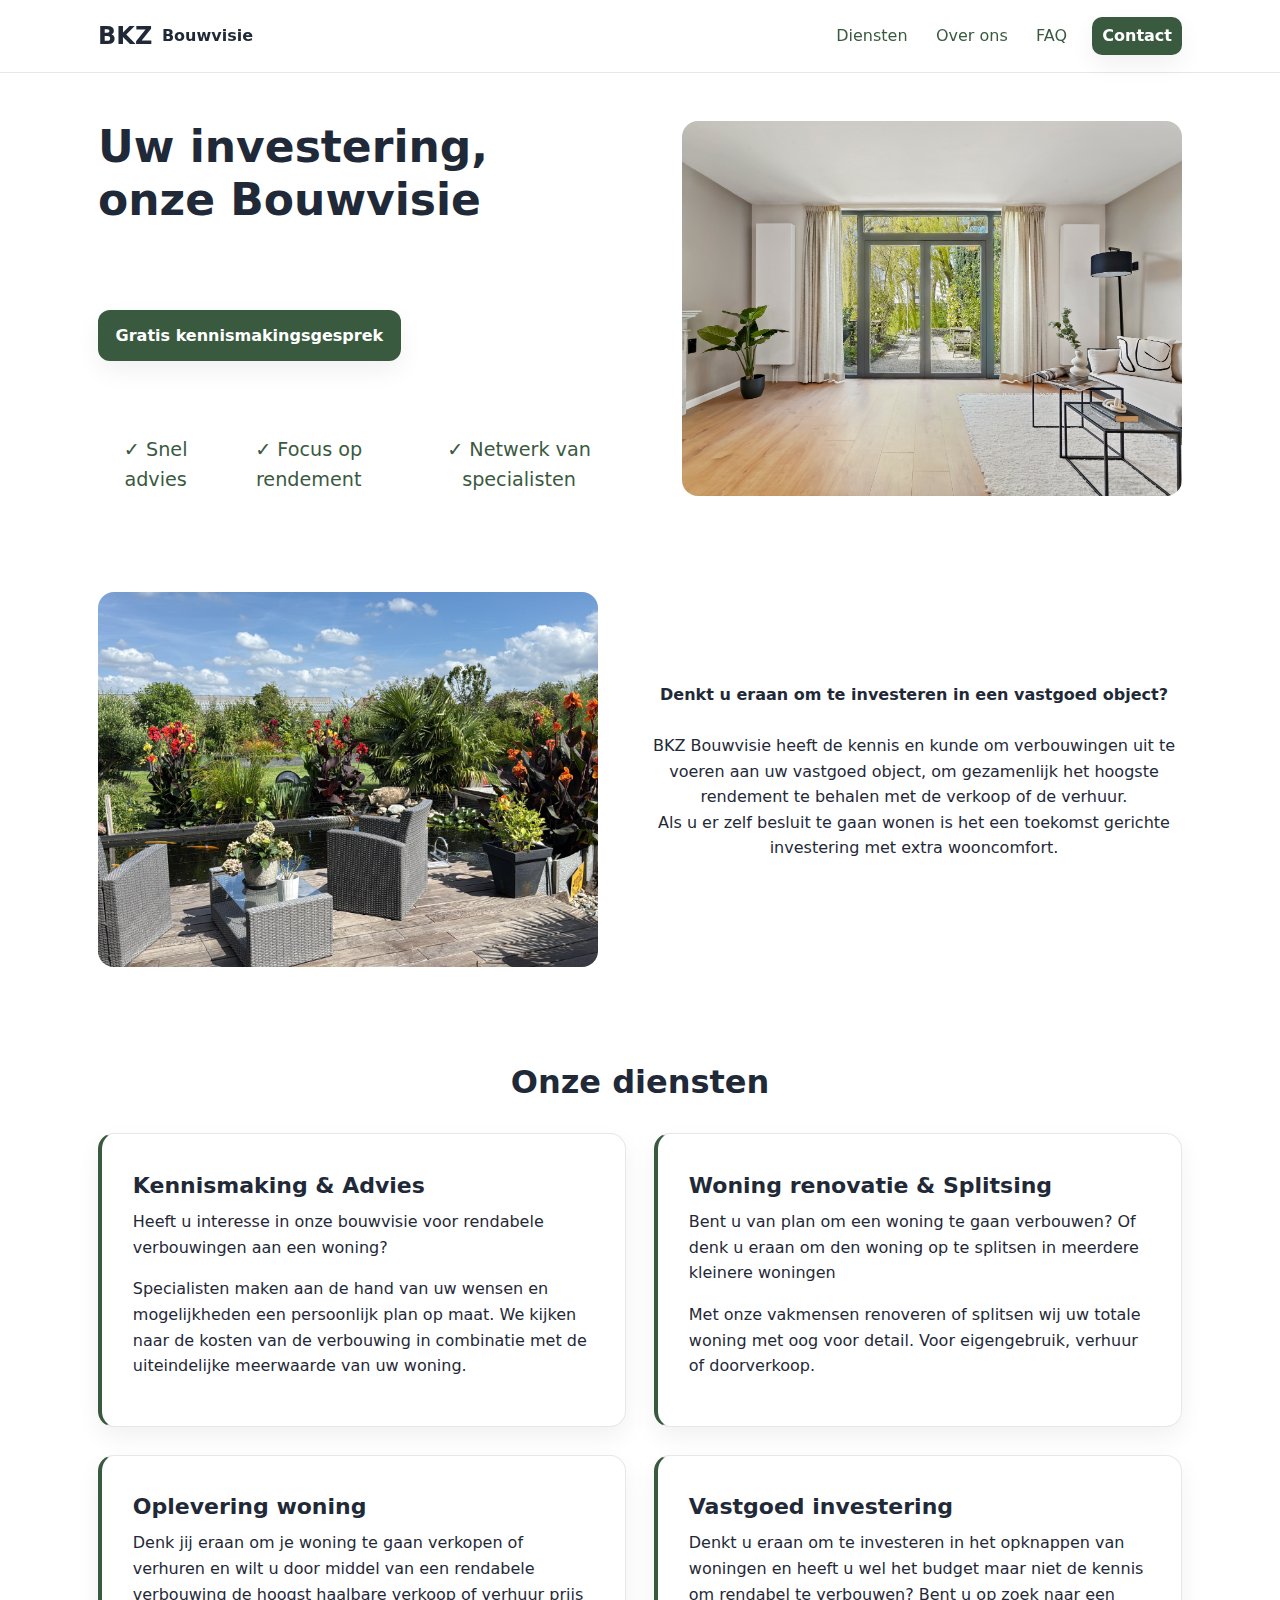
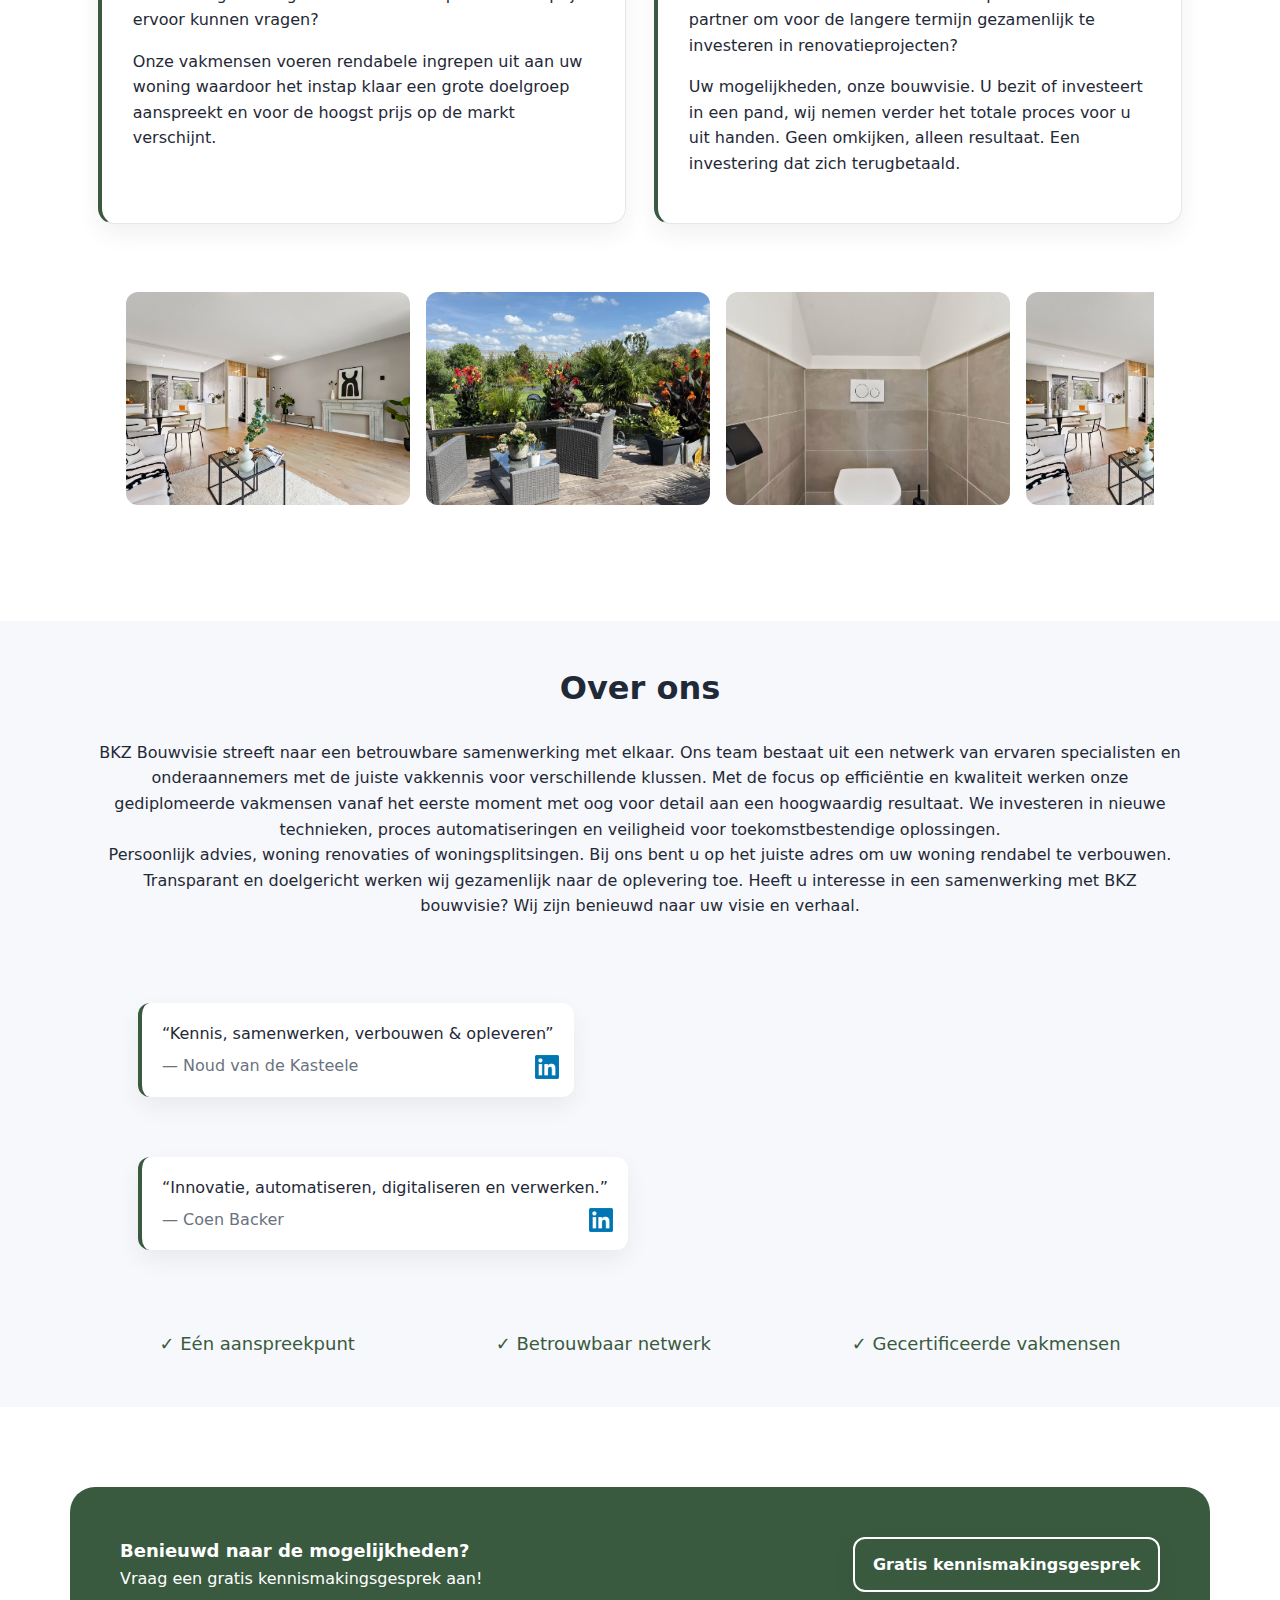
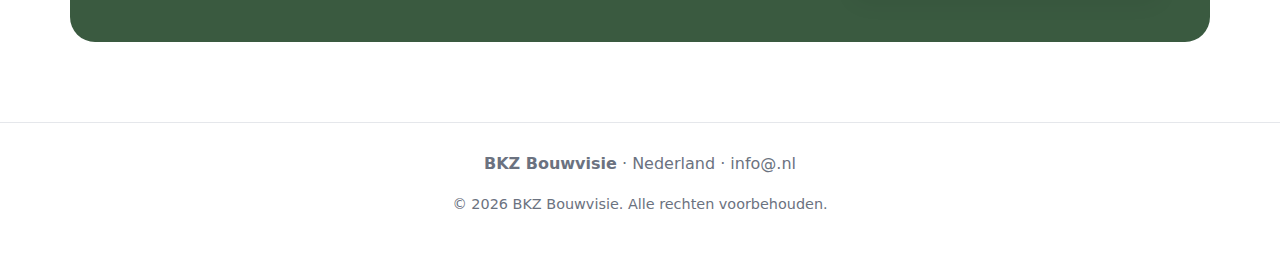
<file: index.html>
<!doctype html>
<html lang="nl">

<head>
  <meta name="robots" content="noindex">
  <meta charset="utf-8" />
  <meta name="viewport" content="width=device-width, initial-scale=1" />
  <title>BKZ Bouwvisie</title>
  <meta name="description"
    content="BKZ Bouwvisie helpt huiseigenaren met gerichte renovaties om sneller te verkopen en een hogere verkoopprijs te realiseren." />
  <link rel="preconnect" href="https://fonts.gstatic.com" crossorigin>
  <link rel="stylesheet" href="styles.css" />
  <link rel="icon" href="favicon.ico" />
  <meta property="og:title" content="BKZ Bouwvisie — Instapklaar vastgoed" />
  <meta property="og:description" content="Gerichte renovaties voor een snelle verkoop en een hogere opbrengst." />
  <meta property="og:type" content="website" />
  <script src="form.js" defer></script>
</head>

<body>
  <a class="skip-link" href="#contact">Direct naar contact</a>

  <header class="site-header">
    <div class="container header-inner">
      <a href="/" class="brand" aria-label="BKZ Bouwvisie home">
        <span class="brand-mark" aria-hidden="true">BKZ</span>
        <span class="brand-text">Bouwvisie</span>
      </a>

      <!-- desktop menu -->
      <nav class="site-nav" aria-label="Hoofdmenu">
        <ul>
          <li><a href="#waarde">Diensten</a></li>
          <!-- <li><a href="#resultaten">Resultaten</a></li> -->
          <!-- <li><a href="#reviews">Reviews</a></li> -->
          <li><a href="#about">Over ons</a></li>
          <li><a href="/faq/">FAQ</a></li>
          <li><a class="btn" href="/contact/">Contact</a></li>
        </ul>
      </nav>

      <!-- mobile menu -->
      <input id="menu-toggle" type="checkbox" class="menu-toggle" aria-label="Menu">
      <label class="hamburger" for="menu-toggle" aria-label="Open menu">
        <span></span><span></span><span></span>
      </label>
      <nav class="nav-mobile">
        <ul>
          <li><a href="/#waarde">Diensten</a></li>
          <!-- <li><a href="resultaten/">Resultaten</a></li> -->
          <!-- <li><a href="#reviews">Reviews</a></li> -->
          <li><a href="/#about">Over ons</a></li>
          <li><a href="/faq/">FAQ</a></li>
          <li><a class="btn" href="/contact/">Contact</a></li>
        </ul>
      </nav>
    </div>
  </header>

  <main id="home">
    <!-- Hero -->
    <section class="hero section">
      <div class="container hero-inner">
        <div class="hero-copy">
          <h1>Uw investering, <br>onze Bouwvisie</h1>

          <div class="hero-cta">
            <a class="btn" href="/contact/">Gratis kennismakingsgesprek</a>


          </div>
          <ul class="trust-badges" aria-label="Kernvoordelen">
            <li>✓ Snel advies</li>
            <li>✓ Focus op rendement</li>
            <li>✓ Netwerk van specialisten</li>
          </ul>
        </div>
        <div class="hero-media" aria-hidden="true">
          <!-- Vervang onderstaande afbeelding met een echte foto -->
          <div class="placeholder-img">
            <img class="hero-image" src="images\buitenuitzicht.jpg" alt="">
          </div>
          <ul class="trust-badges2" aria-label="Kernvoordelen">
            <li>✓ Snel advies</li>
            <li>✓ Focus op waardestuwers</li>
            <li>✓ Netwerk van specialisten</li>
          </ul>
        </div>
      </div>
    </section>

    <!-- Intro -->
    <section class="intro section">
      <div class="container intro-inner">
        <div class="intro-media">
        <div class="intro-img">
          <img class="intro-image" src="images\tuin1.jpg" alt="">
        </div>
        </div>
        <div class="intro-copy bigtext">
          <p>
            <!-- <h3>Denkt u eraan om te investeren in een rendabele verbouwing aan een woning?</h3> -->
            <strong>Denkt u eraan om te investeren in een vastgoed object?</strong>
            <br><br>
         
BKZ Bouwvisie heeft de kennis en kunde om verbouwingen uit te voeren aan uw vastgoed object, om gezamenlijk het hoogste rendement te behalen met de verkoop of de verhuur.<br> Als u er zelf besluit te gaan wonen is het een toekomst gerichte investering met extra wooncomfort. 

          </p>

        </div>




      </div>
      </div>

    </section>


    <!-- Waardepropositie -->
    <section id="waarde" class="section">
      <div class="container">
        <header class="section-header">
          <h2>Onze diensten</h2>

        </header>

        <div class="cards">
          <article class="card">

            <div class="card-icon" aria-hidden="true"></div>
            <h3>Kennismaking & Advies</h3>
            <p>Heeft u interesse in onze bouwvisie voor rendabele verbouwingen aan een woning?</p>
            <p>Specialisten maken aan de hand van uw wensen en mogelijkheden een persoonlijk plan op maat. We kijken
              naar de kosten van de verbouwing in combinatie met de uiteindelijke meerwaarde van uw woning.</p>

          </article>

          <article class="card">
            <div class="card-icon" aria-hidden="true"></div>
            <h3>Woning renovatie & Splitsing</h3>
            <p>Bent u van plan om een woning te gaan verbouwen? Of denk u eraan om den woning op te splitsen in meerdere
              kleinere woningen
            </p>
            <p>Met onze vakmensen renoveren of splitsen wij uw totale woning met oog voor detail. Voor eigengebruik,
              verhuur of doorverkoop. </p>

          </article>

          <article class="card">
            <div class="card-icon" aria-hidden="true"></div>
            <h3>Oplevering woning</h3>
            <p>Denk jij eraan om je woning te gaan verkopen of verhuren en wilt u door middel van een rendabele
              verbouwing de hoogst haalbare verkoop of verhuur prijs ervoor kunnen vragen?
            </p>
            <p>
              Onze vakmensen voeren rendabele ingrepen uit aan uw woning waardoor het instap klaar een grote doelgroep
              aanspreekt en voor de hoogst prijs op de markt verschijnt.

            </p>

          </article>

          <article class="card">
            <div class="card-icon" aria-hidden="true"></div>
            <h3>Vastgoed investering</h3>
            <p>
              Denkt u eraan om te investeren in het opknappen van woningen en heeft u wel het budget maar niet de kennis
              om rendabel te verbouwen? Bent u op zoek naar een partner om voor de langere termijn gezamenlijk te
              investeren in renovatieprojecten?
            </p>
            <p>
              Uw mogelijkheden, onze bouwvisie. U bezit of investeert in een pand, wij nemen verder het totale proces
              voor u uit handen. Geen omkijken, alleen resultaat. Een investering dat zich terugbetaald.
            </p>

          </article>
        </div>
        <!-- <p class="small text-muted">*Advies is af te nemen als afzonderlijke dienst.</p> -->

        <!-- Resultaten (Before/After placeholders) -->
        <section id="resultaten" class="section">
          <div class="container">


            <div class="carousel gallery" id="carousel">
              <div class="carousel-track" id="carousel-track">
                <img src="images/woonkamer.jpg" alt="Image 1" />
                <img src="images/tuin1.jpg" alt="Image 2" />
                <img src="images/wc2.jpg" alt="Image 3" />
                <img src="images/woonkamer.jpg" alt="Image 1" />
                <img src="images/badkamer_na.jpg" alt="Image 2" />
                <img src="images/tuin_vogel1.jpg" alt="Image 3" />
                <img src="images/woonkamer.jpg" alt="Image 1" />
                <img src="images/badkamer_na.jpg" alt="Image 2" />
                <img src="images/wc2.jpg" alt="Image 3" />
                <img src="images/woonkamer.jpg" alt="Image 1" />
                <img src="images/badkamer_na.jpg" alt="Image 2" />
                <img src="images/wc2.jpg" alt="Image 3" />
                <img src="images/woonkamer.jpg" alt="Image 1" />
                <img src="images/badkamer_na.jpg" alt="Image 2" />
                <img src="images/wc2.jpg" alt="Image 3" />
                <img src="images/woonkamer.jpg" alt="Image 1" />
                <img src="images/badkamer_na.jpg" alt="Image 2" />
                <img src="images/wc2.jpg" alt="Image 3" />
              </div>
            </div>


          </div>
        </section>
    </section>

    <!-- Werkwijze -->
    <section id="werkwijze" class="section alt" style="display: none;">
      <div class="container">
        <header class="section-header">
          <h2>Onze werkwijze</h2>
          <p>Transparant, snel en zonder gedoe.</p>
        </header>

        <ol class="steps" aria-label="Stappenplan">
          <li>
            <h3>1. Inventarisatie</h3>
            <p>We bekijken uw woning (op locatie of via video) en bepalen de waardestuwers.</p>
          </li>
          <li>
            <h3>2. Plan & begroting</h3>
            <p>U krijgt een duidelijk plan met kosten, planning en verwachte impact op verkoopwaarde.</p>
          </li>
          <li>
            <h3>3. Uitvoering</h3>
            <p>Eigen vakteams zorgen voor strakke uitvoering en minimale overlast.</p>
          </li>
          <li>
            <h3>4. Oplevering & styling</h3>
            <p>We leveren verkoopklaar op en kunnen optioneel woningstyling regelen.</p>
          </li>
        </ol>
      </div>
    </section>



    <!-- About us -->
    <section id="about" class="section alt">
      <div class="container">
        <header class="section-header">
          <h2>Over ons</h2>
          <!-- <p>Echte verhalen van huiseigenaren die slim verkocht hebben.</p> -->
        </header>
        <div class="about-inner">
          <div class="about-text bigtext">
            BKZ Bouwvisie streeft naar een betrouwbare samenwerking met elkaar. Ons team bestaat uit een netwerk van
            ervaren specialisten en onderaannemers met de juiste vakkennis voor verschillende klussen.
            Met de focus op efficiëntie en kwaliteit werken onze gediplomeerde vakmensen vanaf het eerste moment met oog
            voor detail aan een hoogwaardig resultaat. We investeren in nieuwe technieken, proces automatiseringen en
            veiligheid voor toekomstbestendige oplossingen.
            <br> Persoonlijk advies, woning renovaties of woningsplitsingen. Bij ons bent u op het juiste adres om uw
            woning rendabel te verbouwen. Transparant en doelgericht werken wij gezamenlijk naar de oplevering toe.
            Heeft u interesse in een samenwerking met BKZ bouwvisie? Wij zijn benieuwd naar uw visie en verhaal.


            <!-- BKZ Bouwvisie is een betrouwbare en deskundige partner voor een langdurige samenwerking. Met de focus op de
          wensen van
          de koper proberen wij altijd kwaliteit, snelheid en efficiëntie te leveren. Ons team bestaat uit ervaren
          professionals die hun vak verstaan en zich dagelijks inzetten om projecten succesvol te realiseren. Van
          ontwikkeling en ontwerp tot uitvoering en oplevering.
          <br>
          Innovatie, veiligheid en kwaliteit staan bij ons centraal. We investeren continu in nieuwe technieken en
          werkwijzen om toekomstbestendige oplossingen te bieden die waarde toevoegen aan de objecten.
          Wij werken transparant, doelgericht en met oog voor detail. Door nauwe samenwerking met opdrachtgevers,
          architecten en partners zorgen wij voor een soepel proces en hoogwaardige resultaten die voldoen aan de
          hoogste eisen.
          <br>
          Of u een vastgoed object beheert, interesse heeft in de aankoop van een nieuw pand of hulp nodig hebt bij de
          verhuur. Bij ons bent u aan het juiste adres. -->

          </div>
          <div class="quotes">
            <blockquote class="quote">
              “Kennis, samenwerken, verbouwen & opleveren”
              <cite>— Noud van de Kasteele</cite>
              <div class="linkedin">
                <a target="_blank" href="https://www.linkedin.com/in/noud-van-de-kasteele/">
                  <img class="linkedin-img" src="images/LinkedIn_logo_initials.png" alt="">
                </a>
              </div>
            </blockquote>
            <blockquote class="quote">
              “Innovatie, automatiseren, digitaliseren en verwerken.”
              <cite>— Coen Backer</cite>
              <div class="linkedin">
                <a target="_blank" href="https://www.linkedin.com/in/csbacker/">
                  <img class="linkedin-img" src="images/LinkedIn_logo_initials.png" alt="">
                </a>
              </div>
            </blockquote>

          </div>
                  <div class="badges">
          <ul class="trust-badges3" aria-label="Kernvoordelen">
            <li>✓ Eén aanspreekpunt</li>
            <li>✓ Betrouwbaar netwerk</li>
            <li>✓ Gecertificeerde vakmensen</li>
          </ul>
        </div>
        </div>


    </section>

<!-- cta -->
    <section class="cta-bottom">
      <div class="container cta-inner">
        <div class="cta-text">
        <p class="cta-title">Benieuwd naar de mogelijkheden? </p>
        <p class="cta-sub">Vraag een gratis kennismakingsgesprek aan!</p>
</div>
        <a class="btn" href="/contact/">Gratis kennismakingsgesprek</a>
      </div>
    </section>



  </main>

  <footer class="site-footer">
    <div class="container footer-inner">
      <p><strong>BKZ Bouwvisie</strong> · Nederland · info@.nl</p>
      <p class="small">© <span id="year"></span> BKZ Bouwvisie. Alle rechten voorbehouden.</p>
    </div>
  </footer>

  <script>
    // Kleine verbetering: actueel jaartal en smooth scroll fallback
    document.getElementById('year').textContent = new Date().getFullYear();
  </script>

  <!-- Structured data (optioneel, vul adres/telefoon echt in) -->
  <script type="application/ld+json">
  {
    "@context": "https://schema.org",
    "@type": "LocalBusiness",
    "name": "BKZ Bouwvisie",
    "areaServed": ["Delft","Den Haag","Zoetermeer"],
    "image": "https://example.com/hero.jpg",
    "telephone": "+3115-0000000",
    "email": "info@aannemersgroepdelft.nl",
    "url": "https://example.com",
    "priceRange": "€€",
    "description": "Gerichte renovaties om de verkoopwaarde van uw woning te verhogen."
  }
  </script>
  <script>
    window.addEventListener('resize', function () {
      if (window.matchMedia('(min-width: 921px)').matches) {
        document.getElementById('menu-toggle').checked = false;
      }
    }, true);
  </script>

  <script>
    document.querySelectorAll('.nav-mobile a').forEach(link => {
      link.addEventListener('click', () => {
        const checkbox = document.getElementById('menu-toggle');
        if (checkbox) checkbox.checked = false;
      });
    });
  </script>



</body>

</html>
</file>
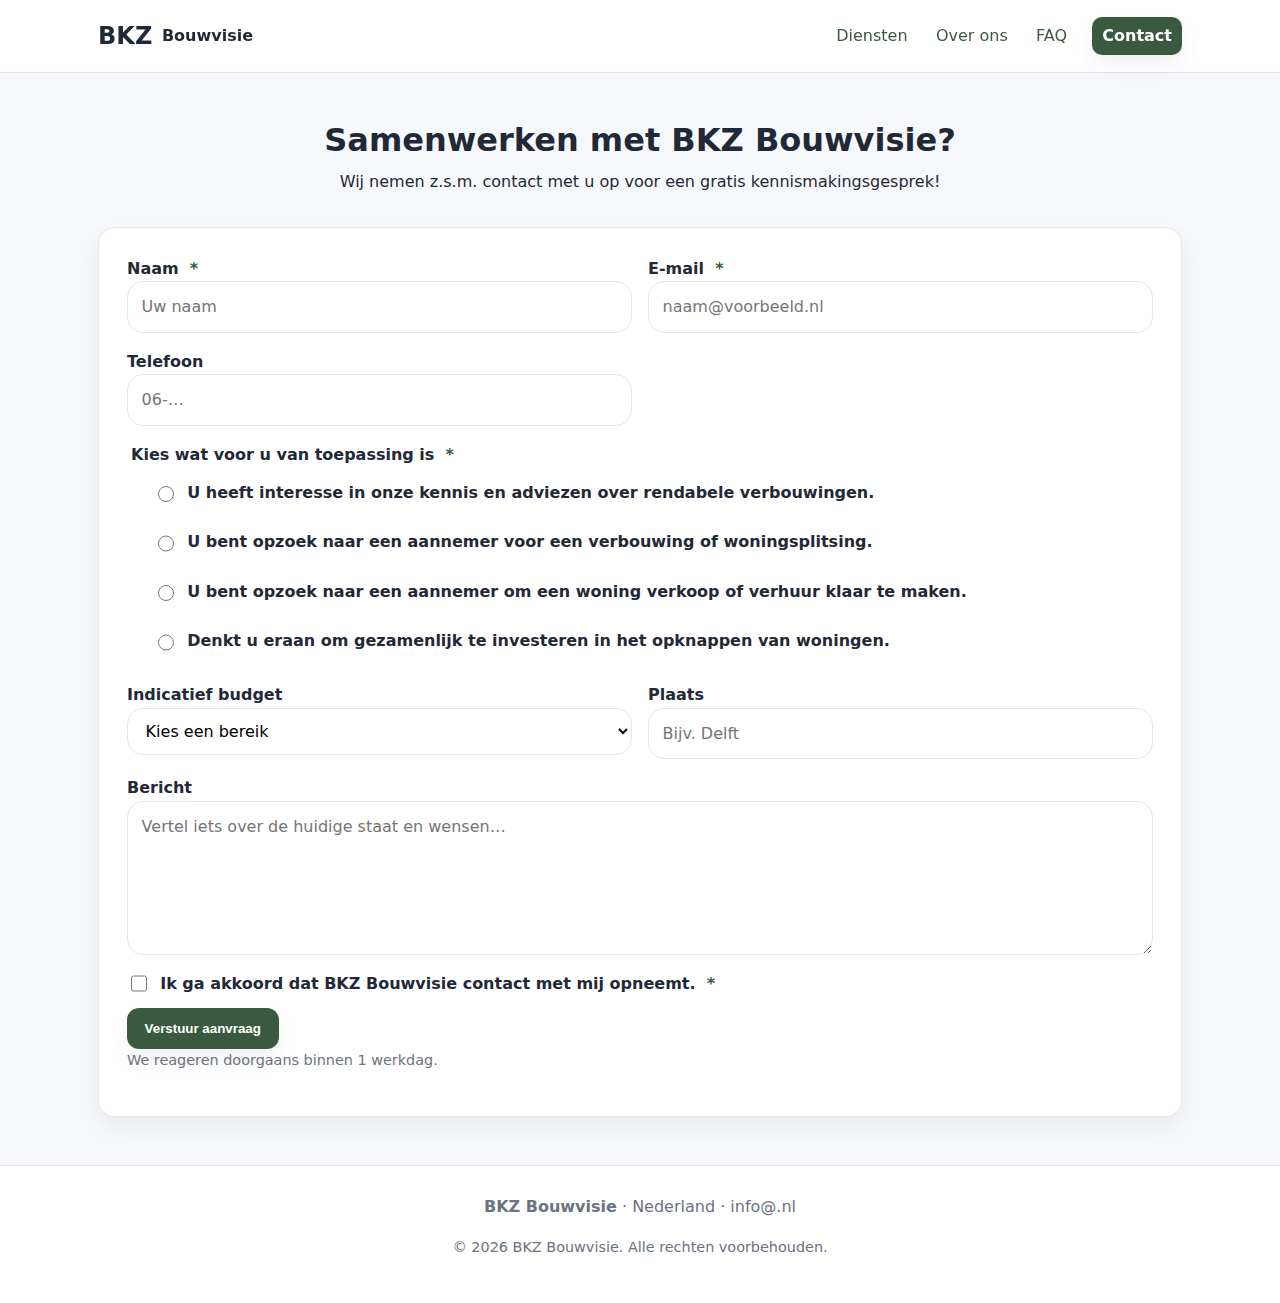
<file: contact/index.html>
<!doctype html>
<html lang="nl">

<head>
  <meta name="robots" content="noindex">
  <meta charset="utf-8" />
  <meta name="viewport" content="width=device-width, initial-scale=1" />
  <title>BKZ Bouwvisie</title>
  <meta name="description"
    content="BKZ Bouwvisie helpt huiseigenaren met gerichte renovaties om sneller te verkopen en een hogere verkoopprijs te realiseren." />
  <link rel="preconnect" href="https://fonts.gstatic.com" crossorigin>
  <link rel="stylesheet" href="../styles.css" />
  <link rel="icon" href="../favicon.ico" />
  <meta property="og:title" content="BKZ Bouwvisie — Instapklaar vastgoed" />
  <meta property="og:description" content="Gerichte renovaties voor een snelle verkoop en een hogere opbrengst." />
  <meta property="og:type" content="website" />
  <script src="../form.js" defer></script>
</head>

<body>
  <a class="skip-link" href="#contact">Direct naar contact</a>

  <header class="site-header">
    <div class="container header-inner">
      <a href="/" class="brand" aria-label="BKZ Bouwvisie home">
        <span class="brand-mark" aria-hidden="true">BKZ</span>
        <span class="brand-text">Bouwvisie</span>
      </a>

      <!-- desktop menu -->
      <nav class="site-nav" aria-label="Hoofdmenu">
        <ul>
          <li><a href="/#waarde">Diensten</a></li>
          <!-- <li><a href="#resultaten">Resultaten</a></li> -->
          <!-- <li><a href="#reviews">Reviews</a></li> -->
          <li><a href="/#about">Over ons</a></li>
          <li><a href="/faq/">FAQ</a></li>
          <li><a class="btn" href="#contact">Contact</a></li>
        </ul>
      </nav>

      <!-- mobile menu -->
      <input id="menu-toggle" type="checkbox" class="menu-toggle" aria-label="Menu">
      <label class="hamburger" for="menu-toggle" aria-label="Open menu">
        <span></span><span></span><span></span>
      </label>
      <nav class="nav-mobile">
        <ul>
          <li><a href="/#waarde">Diensten</a></li>
          <!-- <li><a href="resultaten/">Resultaten</a></li> -->
          <!-- <li><a href="#reviews">Reviews</a></li> -->
          <li><a href="/#about">Over ons</a></li>
          <li><a href="/faq/">FAQ</a></li>
          <li><a class="btn" href="/contact/">Contact</a></li>
        </ul>
      </nav>
    </div>
  </header>

  <main id="home">
   

    <!-- Contact -->
    <section id="contact" class="section alt">
      <div class="container">
        <header class="section-header">
          <h2>Samenwerken met BKZ Bouwvisie?</h2>
          <p>Wij nemen z.s.m. contact met u op voor een gratis kennismakingsgesprek!</p>
        </header>

        <form id="contact-form" novalidate class="contact-form" action="https://formspree.io/f/mkgkwrjq" method="post">
          <div class="form-grid">
            <div class="form-field">
              <label for="naam">Naam</label>
              <input id="naam" name="naam" type="text" required placeholder="Uw naam" data-error="Vul uw naam in." />
              <small class="error-message" aria-live="polite"></small>
            </div>

            <div class="form-field">
              <label for="email">E-mail</label>
              <input id="email" name="email" type="email" required placeholder="naam@voorbeeld.nl"
                data-error="Vul een geldig emailadres in." />
              <small class="error-message" aria-live="polite"></small>
            </div>
            <div class="form-field form">
              <label for="telefoon">Telefoon</label>
              <input id="telefoon" name="telefoon" type="tel" inputmode="tel" placeholder="06-…" />

            </div>
            <!--           
            <div class="form-field">
              <label for="datum">Gewenste opleverdatum</label>
              <input id="datum" name="datum" type="date" />
            </div> -->

            <fieldset class="form-field-full2">
              <legend>Kies wat voor u van toepassing is</legend>
              <div class="form-field">
                <input type="radio" id="advies" name="query" value="Advies" required>
                <label for="advies">U heeft interesse in onze kennis en adviezen over rendabele verbouwingen. </label>
              </div>
              <div class="form-field">
                <input type="radio" id="verbouwing" name="query" value="Verbouwing of splitsing" required>
                <label for="verbouwing">U bent opzoek naar een aannemer voor een verbouwing of woningsplitsing. </label>
              </div>
              <div class="form-field">
                <input type="radio" id="verkoopklaar" name="query" value="Verkoop verhuur klaar" required>
                <label for="verkoopklaar">U bent opzoek naar een aannemer om een woning verkoop of verhuur klaar te
                  maken. </label>
              </div>
              <div class="form-field">
                <input type="radio" id="investeren" name="query" value="Gezamelijk investeren" required>
                <label for="investeren">Denkt u eraan om gezamenlijk te investeren in het opknappen van woningen.
                </label>
              </div>
              <span class="error-message" aria-live="polite"></span>
            </fieldset>

            <div class="form-field">
              <label for="budget">Indicatief budget</label>
              <select id="budget" name="budget">
                <option value="">Kies een bereik</option>
                <option>&lt; €5.000</option>
                <option>€5.000 – €15.000</option>
                <option>€15.000 – €30.000</option>
                <option>&gt; €30.000</option>
              </select>
            </div>
            <div class="form-field">
              <label for="plaats">Plaats</label>
              <input id="plaats" name="plaats" type="text" placeholder="Bijv. Delft" />
              <small class="error-message" aria-live="polite"></small>
            </div>

            <div class="form-field form-field-full">
              <label for="bericht">Bericht</label>
              <textarea id="bericht" name="bericht" rows="5"
                placeholder="Vertel iets over de huidige staat en wensen…"></textarea>
            </div>

            <div class="form-field form-field-full">
              <!-- <label class="checkbox"> -->
              <input type="checkbox" id="toestemming" name="toestemming" required
                data-error="Ga akkoord met de voorwaarden." />
              <label for="toestemming" class="checkbox">Ik ga akkoord dat BKZ Bouwvisie contact met mij opneemt.
              </label>
              <!-- <span>Ik ga akkoord dat Aannemers Groep Delft contact met mij opneemt. *</span> -->

              <!-- </label> -->
              <small class="error-message" aria-live="polite"></small>
            </div>

          </div>

          <button class="btn" type="submit">Verstuur aanvraag</button>
          <p class="small text-muted">We reageren doorgaans binnen 1 werkdag.</p>

        </form>
      </div>
    </section>
  </main>

  <footer class="site-footer">
    <div class="container footer-inner">
      <p><strong>BKZ Bouwvisie</strong> · Nederland · info@.nl</p>
      <p class="small">© <span id="year"></span> BKZ Bouwvisie. Alle rechten voorbehouden.</p>
    </div>
  </footer>

  <script>
    // Kleine verbetering: actueel jaartal en smooth scroll fallback
    document.getElementById('year').textContent = new Date().getFullYear();
  </script>

  <!-- Structured data (optioneel, vul adres/telefoon echt in) -->
  <script type="application/ld+json">
  {
    "@context": "https://schema.org",
    "@type": "LocalBusiness",
    "name": "BKZ Bouwvisie",
    "areaServed": ["Delft","Den Haag","Zoetermeer"],
    "image": "https://example.com/hero.jpg",
    "telephone": "+3115-0000000",
    "email": "info@aannemersgroepdelft.nl",
    "url": "https://example.com",
    "priceRange": "€€",
    "description": "Gerichte renovaties om de verkoopwaarde van uw woning te verhogen."
  }
  </script>
  <script>
    window.addEventListener('resize', function () {
      if (window.matchMedia('(min-width: 921px)').matches) {
        document.getElementById('menu-toggle').checked = false;
      }
    }, true);
  </script>

  <script>
    document.querySelectorAll('.nav-mobile a').forEach(link => {
      link.addEventListener('click', () => {
        const checkbox = document.getElementById('menu-toggle');
        if (checkbox) checkbox.checked = false;
      });
    });
  </script>



</body>

</html>
</file>
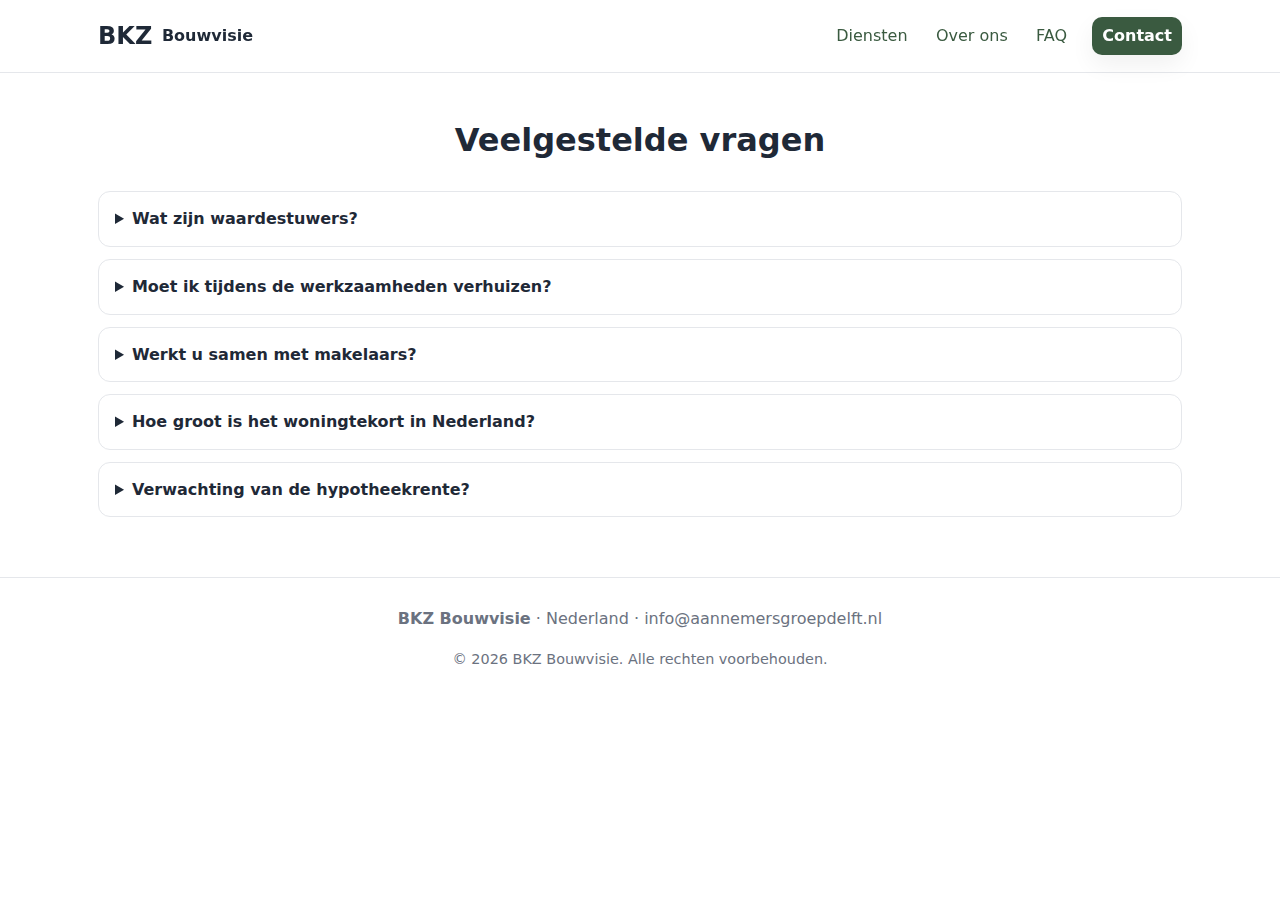
<file: faq/index.html>
<!doctype html>
<html lang="nl">

<head>
  <meta name="robots" content="noindex">
  <meta charset="utf-8" />
  <meta name="viewport" content="width=device-width, initial-scale=1" />
  <title>BKZ Bouwvisie</title>
  <meta name="description"
    content="BKZ Bouwvisie helpt huiseigenaren met gerichte renovaties om sneller te verkopen en een hogere verkoopprijs te realiseren." />
  <link rel="preconnect" href="https://fonts.gstatic.com" crossorigin>
  <link rel="stylesheet" href="../styles.css" />
  <link rel="icon" href="../favicon.ico" />
  <meta property="og:title" content="BKZ Bouwvisie — Instapklaar vastgoed" />
  <meta property="og:description" content="Gerichte renovaties voor een snelle verkoop en een hogere opbrengst." />
  <meta property="og:type" content="website" />
  <script src="../form.js" defer></script>
</head>

<body>
  <a class="skip-link" href="#contact">Direct naar contact</a>

  <header class="site-header">
    <div class="container header-inner">
      <a href="/" class="brand" aria-label="BKZ Bouwvisie home">
        <span class="brand-mark" aria-hidden="true">BKZ</span>
        <span class="brand-text">Bouwvisie</span>
      </a>

      <!-- desktop menu -->
      <nav class="site-nav" aria-label="Hoofdmenu">
        <ul>
          <li><a href="/#waarde">Diensten</a></li>
          <!-- <li><a href="#resultaten">Resultaten</a></li> -->
          <!-- <li><a href="#reviews">Reviews</a></li> -->
          <li><a href="/#about">Over ons</a></li>
          <li><a href="/faq/">FAQ</a></li>
          <li><a class="btn" href="/contact/">Contact</a></li>
        </ul>
      </nav>

      <!-- mobile menu -->
      <input id="menu-toggle" type="checkbox" class="menu-toggle" aria-label="Menu">
      <label class="hamburger" for="menu-toggle" aria-label="Open menu">
        <span></span><span></span><span></span>
      </label>
      <nav class="nav-mobile">
        <ul>
          <li><a href="/#waarde">Diensten</a></li>
          <!-- <li><a href="resultaten/">Resultaten</a></li> -->
          <!-- <li><a href="#reviews">Reviews</a></li> -->
          <li><a href="/#about">Over ons</a></li>
          <li><a href="/faq/">FAQ</a></li>
          <li><a class="btn" href="/contact/">Contact</a></li>
        </ul>
      </nav>
    </div>
  </header>

  <main id="home">
   

   
    <!-- FAQ -->
    <section id="faq" class="section">
      <div class="container">
        <header class="section-header">
          <h2>Veelgestelde vragen</h2>
        </header>

        <div class="faq">
          <details>
            <summary>Wat zijn waardestuwers?</summary>
            <p>De factoren die de waarde significant beïnvloeden en bijdragen aan de winstgevendheid en
              verdiencapaciteit.</p>
          </details>
          <details>
            <summary>Moet ik tijdens de werkzaamheden verhuizen?</summary>
            <p>Meestal niet. We plannen slim en beperken overlast.</p>
          </details>
          <details>
            <summary>Werkt u samen met makelaars?</summary>
            <p>Ja, we stemmen plan en timing graag af met uw makelaar.</p>
          </details>
          <details>
            <summary>Hoe groot is het woningtekort in Nederland?</summary>
            <p>Ondanks de bouwplannen zal er in 2030 waarschijnlijk nog een woningtekort zijn van 200.000 woningen. De
              vraag naar woningen wordt verder versterkt door de bevolkingsgroei en de economische status van veel
              huishoudens.</p>
          </details>
          <details>
            <summary>Verwachting van de hypotheekrente?</summary>
            <p>Verwacht wordt dat de hypotheekrente zal afnemen, wat de koopkracht vergroot en de huizenprijzen
              opdrijft.</p>
          </details>
        </div>
      </div>
    </section>
  </main>

  <footer class="site-footer">
    <div class="container footer-inner">
      <p><strong>BKZ Bouwvisie</strong> · Nederland · info@aannemersgroepdelft.nl</p>
      <p class="small">© <span id="year"></span> BKZ Bouwvisie. Alle rechten voorbehouden.</p>
    </div>
  </footer>

  <script>
    // Kleine verbetering: actueel jaartal en smooth scroll fallback
    document.getElementById('year').textContent = new Date().getFullYear();
  </script>

  <!-- Structured data (optioneel, vul adres/telefoon echt in) -->
  <script type="application/ld+json">
  {
    "@context": "https://schema.org",
    "@type": "LocalBusiness",
    "name": "BKZ Bouwvisie",
    "areaServed": ["Delft","Den Haag","Zoetermeer"],
    "image": "https://example.com/hero.jpg",
    "telephone": "+3115-0000000",
    "email": "info@aannemersgroepdelft.nl",
    "url": "https://example.com",
    "priceRange": "€€",
    "description": "Gerichte renovaties om de verkoopwaarde van uw woning te verhogen."
  }
  </script>
  <script>
    window.addEventListener('resize', function () {
      if (window.matchMedia('(min-width: 921px)').matches) {
        document.getElementById('menu-toggle').checked = false;
      }
    }, true);
  </script>

  <script>
    document.querySelectorAll('.nav-mobile a').forEach(link => {
      link.addEventListener('click', () => {
        const checkbox = document.getElementById('menu-toggle');
        if (checkbox) checkbox.checked = false;
      });
    });
  </script>



</body>

</html>
</file>
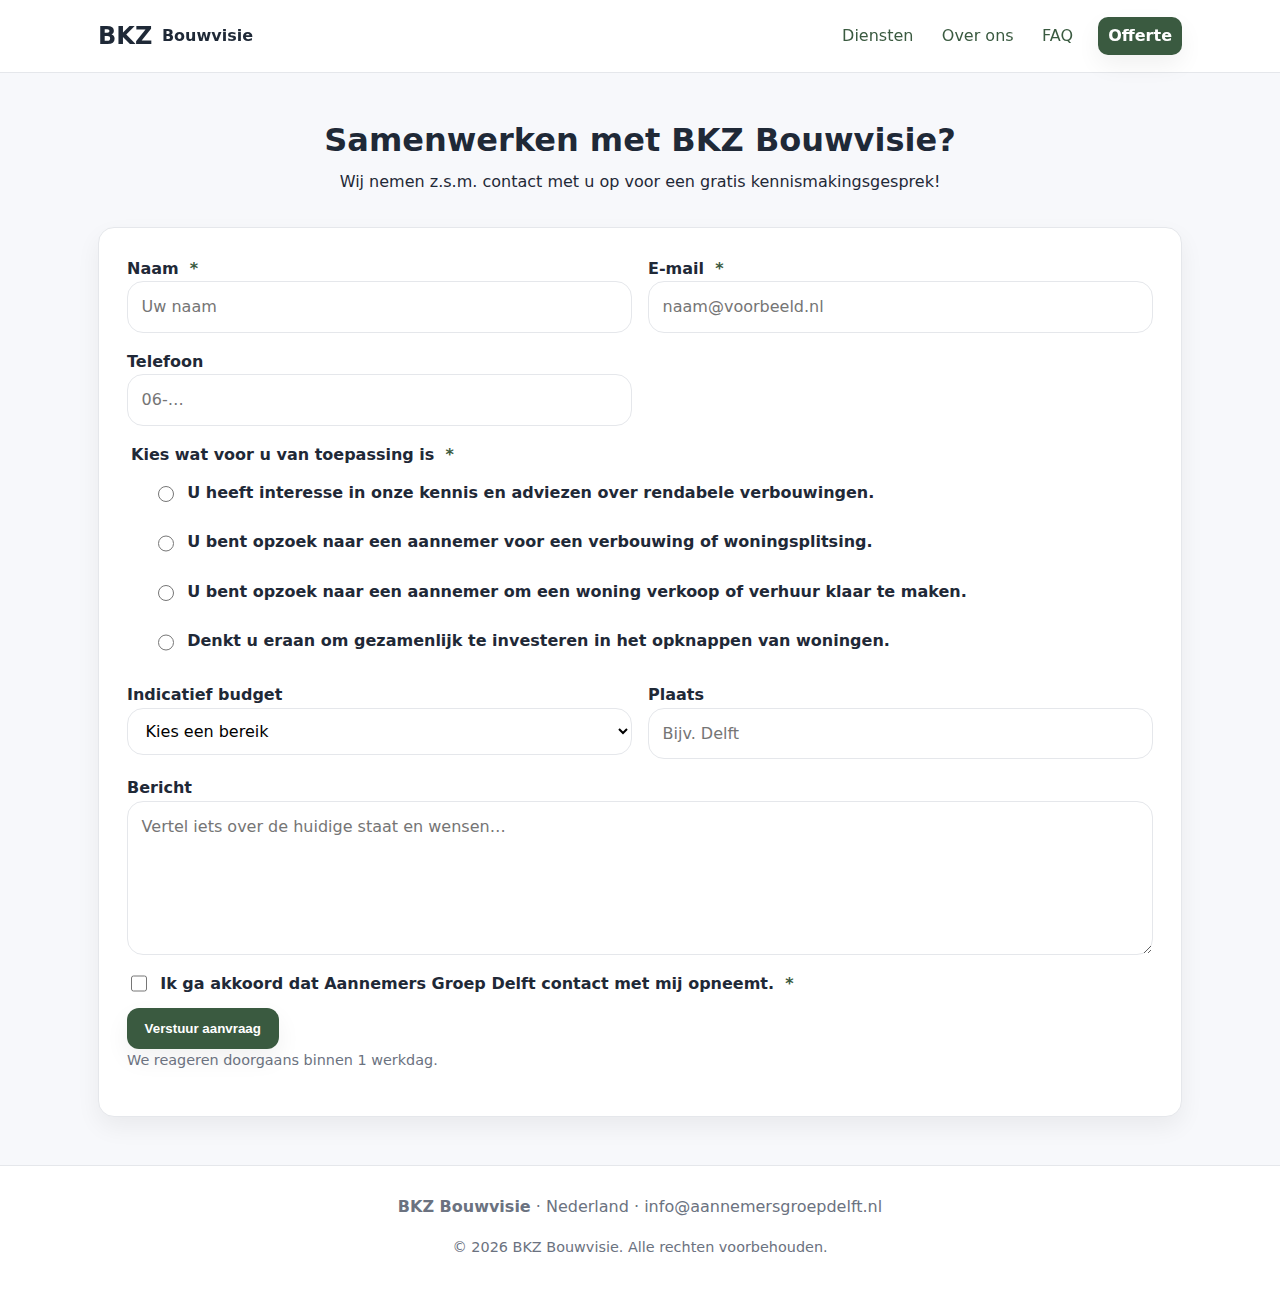
<file: contact.html>
<!doctype html>
<html lang="nl">

<head>
  <meta name="robots" content="noindex">
  <meta charset="utf-8" />
  <meta name="viewport" content="width=device-width, initial-scale=1" />
  <title>BKZ Bouwvisie</title>
  <meta name="description"
    content="BKZ Bouwvisie helpt huiseigenaren met gerichte renovaties om sneller te verkopen en een hogere verkoopprijs te realiseren." />
  <link rel="preconnect" href="https://fonts.gstatic.com" crossorigin>
  <link rel="stylesheet" href="styles.css" />
  <link rel="icon" href="favicon.ico" />
  <meta property="og:title" content="BKZ Bouwvisie — Instapklaar vastgoed" />
  <meta property="og:description" content="Gerichte renovaties voor een snelle verkoop en een hogere opbrengst." />
  <meta property="og:type" content="website" />
  <script src="form.js" defer></script>
</head>

<body>
  <a class="skip-link" href="#contact">Direct naar contact</a>

  <header class="site-header">
    <div class="container header-inner">
      <a href="#home" class="brand" aria-label="BKZ Bouwvisie home">
        <span class="brand-mark" aria-hidden="true">BKZ</span>
        <span class="brand-text">Bouwvisie</span>
      </a>

      <!-- desktop menu -->
      <nav class="site-nav" aria-label="Hoofdmenu">
        <ul>
          <li><a href="#waarde">Diensten</a></li>
          <!-- <li><a href="#resultaten">Resultaten</a></li> -->
          <!-- <li><a href="#reviews">Reviews</a></li> -->
          <li><a href="#about">Over ons</a></li>
          <li><a href="#faq">FAQ</a></li>
          <li><a class="btn" href="#contact">Offerte</a></li>
        </ul>
      </nav>

      <!-- mobile menu -->
      <input id="menu-toggle" type="checkbox" class="menu-toggle" aria-label="Menu">
      <label class="hamburger" for="menu-toggle" aria-label="Open menu">
        <span></span><span></span><span></span>
      </label>
      <nav class="nav-mobile">
        <ul>
          <li><a href="#waarde">Diensten</a></li>
          <!-- <li><a href="resultaten/">Resultaten</a></li> -->
          <!-- <li><a href="#reviews">Reviews</a></li> -->
          <li><a href="#about">Over ons</a></li>
          <li><a href="#faq">FAQ</a></li>
          <li><a class="btn" href="#contact">Offerte</a></li>
        </ul>
      </nav>
    </div>
  </header>

  <main id="home">
   

    <!-- Contact -->
    <section id="contact" class="section alt">
      <div class="container">
        <header class="section-header">
          <h2>Samenwerken met BKZ Bouwvisie?</h2>
          <p>Wij nemen z.s.m. contact met u op voor een gratis kennismakingsgesprek!</p>
        </header>

        <form id="contact-form" novalidate class="contact-form" action="https://formspree.io/f/mkgkwrjq" method="post">
          <div class="form-grid">
            <div class="form-field">
              <label for="naam">Naam</label>
              <input id="naam" name="naam" type="text" required placeholder="Uw naam" data-error="Vul uw naam in." />
              <small class="error-message" aria-live="polite"></small>
            </div>

            <div class="form-field">
              <label for="email">E-mail</label>
              <input id="email" name="email" type="email" required placeholder="naam@voorbeeld.nl"
                data-error="Vul een geldig emailadres in." />
              <small class="error-message" aria-live="polite"></small>
            </div>
            <div class="form-field form">
              <label for="telefoon">Telefoon</label>
              <input id="telefoon" name="telefoon" type="tel" inputmode="tel" placeholder="06-…" />

            </div>
            <!--           
            <div class="form-field">
              <label for="datum">Gewenste opleverdatum</label>
              <input id="datum" name="datum" type="date" />
            </div> -->

            <fieldset class="form-field-full2">
              <legend>Kies wat voor u van toepassing is</legend>
              <div class="form-field">
                <input type="radio" id="advies" name="query" value="Advies" required>
                <label for="advies">U heeft interesse in onze kennis en adviezen over rendabele verbouwingen. </label>
              </div>
              <div class="form-field">
                <input type="radio" id="verbouwing" name="query" value="Verbouwing of splitsing" required>
                <label for="verbouwing">U bent opzoek naar een aannemer voor een verbouwing of woningsplitsing. </label>
              </div>
              <div class="form-field">
                <input type="radio" id="verkoopklaar" name="query" value="Verkoop verhuur klaar" required>
                <label for="verkoopklaar">U bent opzoek naar een aannemer om een woning verkoop of verhuur klaar te
                  maken. </label>
              </div>
              <div class="form-field">
                <input type="radio" id="investeren" name="query" value="Gezamelijk investeren" required>
                <label for="investeren">Denkt u eraan om gezamenlijk te investeren in het opknappen van woningen.
                </label>
              </div>
              <span class="error-message" aria-live="polite"></span>
            </fieldset>

            <div class="form-field">
              <label for="budget">Indicatief budget</label>
              <select id="budget" name="budget">
                <option value="">Kies een bereik</option>
                <option>&lt; €5.000</option>
                <option>€5.000 – €15.000</option>
                <option>€15.000 – €30.000</option>
                <option>&gt; €30.000</option>
              </select>
            </div>
            <div class="form-field">
              <label for="plaats">Plaats</label>
              <input id="plaats" name="plaats" type="text" placeholder="Bijv. Delft" />
              <small class="error-message" aria-live="polite"></small>
            </div>

            <div class="form-field form-field-full">
              <label for="bericht">Bericht</label>
              <textarea id="bericht" name="bericht" rows="5"
                placeholder="Vertel iets over de huidige staat en wensen…"></textarea>
            </div>

            <div class="form-field form-field-full">
              <!-- <label class="checkbox"> -->
              <input type="checkbox" id="toestemming" name="toestemming" required
                data-error="Ga akkoord met de voorwaarden." />
              <label for="toestemming" class="checkbox">Ik ga akkoord dat Aannemers Groep Delft contact met mij opneemt.
              </label>
              <!-- <span>Ik ga akkoord dat Aannemers Groep Delft contact met mij opneemt. *</span> -->

              <!-- </label> -->
              <small class="error-message" aria-live="polite"></small>
            </div>

          </div>

          <button class="btn" type="submit">Verstuur aanvraag</button>
          <p class="small text-muted">We reageren doorgaans binnen 1 werkdag.</p>

        </form>
      </div>
    </section>
  </main>

  <footer class="site-footer">
    <div class="container footer-inner">
      <p><strong>BKZ Bouwvisie</strong> · Nederland · info@aannemersgroepdelft.nl</p>
      <p class="small">© <span id="year"></span> BKZ Bouwvisie. Alle rechten voorbehouden.</p>
    </div>
  </footer>

  <script>
    // Kleine verbetering: actueel jaartal en smooth scroll fallback
    document.getElementById('year').textContent = new Date().getFullYear();
  </script>

  <!-- Structured data (optioneel, vul adres/telefoon echt in) -->
  <script type="application/ld+json">
  {
    "@context": "https://schema.org",
    "@type": "LocalBusiness",
    "name": "BKZ Bouwvisie",
    "areaServed": ["Delft","Den Haag","Zoetermeer"],
    "image": "https://example.com/hero.jpg",
    "telephone": "+3115-0000000",
    "email": "info@aannemersgroepdelft.nl",
    "url": "https://example.com",
    "priceRange": "€€",
    "description": "Gerichte renovaties om de verkoopwaarde van uw woning te verhogen."
  }
  </script>
  <script>
    window.addEventListener('resize', function () {
      if (window.matchMedia('(min-width: 921px)').matches) {
        document.getElementById('menu-toggle').checked = false;
      }
    }, true);
  </script>

  <script>
    document.querySelectorAll('.nav-mobile a').forEach(link => {
      link.addEventListener('click', () => {
        const checkbox = document.getElementById('menu-toggle');
        if (checkbox) checkbox.checked = false;
      });
    });
  </script>



</body>

</html>
</file>
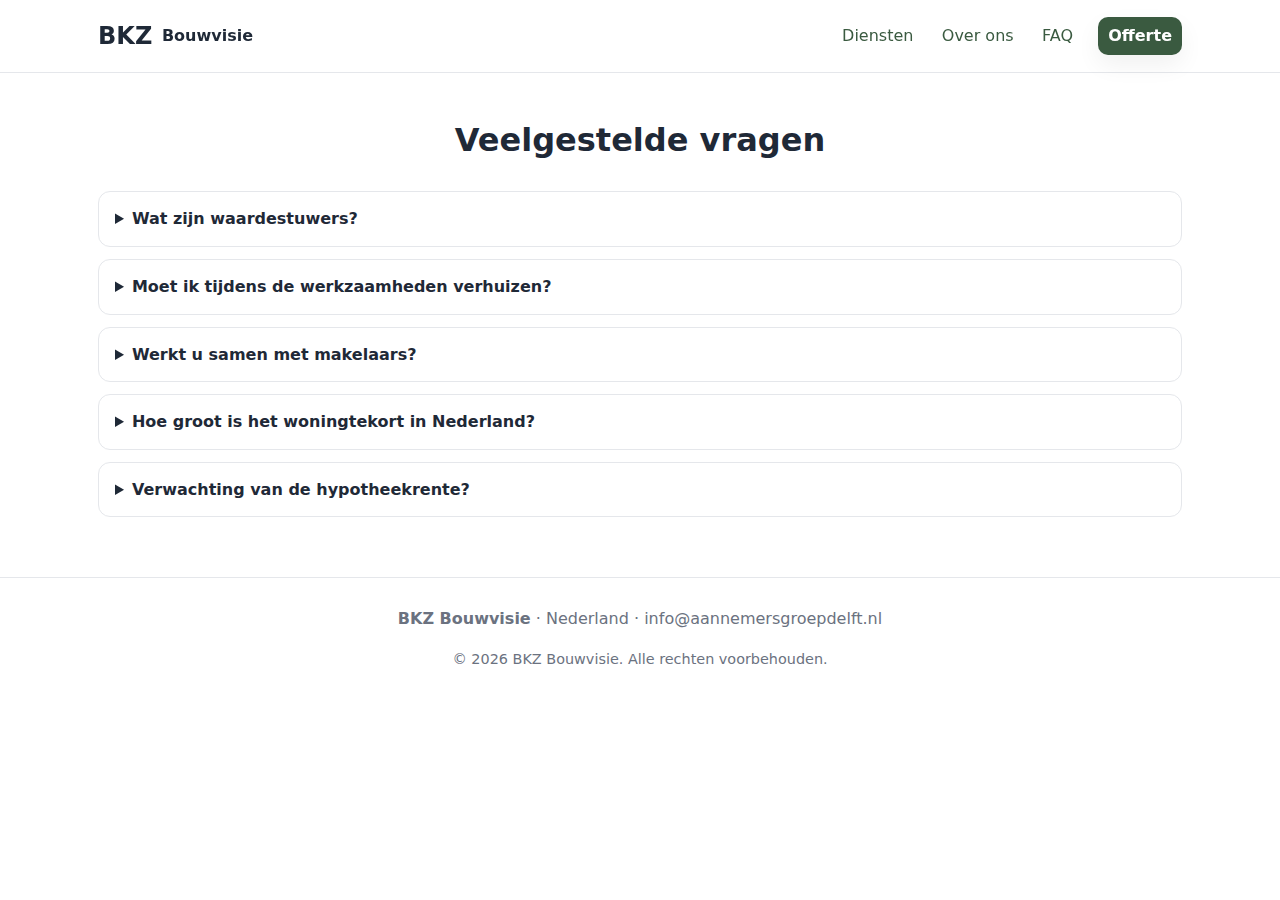
<file: faq.html>
<!doctype html>
<html lang="nl">

<head>
  <meta name="robots" content="noindex">
  <meta charset="utf-8" />
  <meta name="viewport" content="width=device-width, initial-scale=1" />
  <title>BKZ Bouwvisie</title>
  <meta name="description"
    content="BKZ Bouwvisie helpt huiseigenaren met gerichte renovaties om sneller te verkopen en een hogere verkoopprijs te realiseren." />
  <link rel="preconnect" href="https://fonts.gstatic.com" crossorigin>
  <link rel="stylesheet" href="styles.css" />
  <link rel="icon" href="favicon.ico" />
  <meta property="og:title" content="BKZ Bouwvisie — Instapklaar vastgoed" />
  <meta property="og:description" content="Gerichte renovaties voor een snelle verkoop en een hogere opbrengst." />
  <meta property="og:type" content="website" />
  <script src="form.js" defer></script>
</head>

<body>
  <a class="skip-link" href="#contact">Direct naar contact</a>

  <header class="site-header">
    <div class="container header-inner">
      <a href="#home" class="brand" aria-label="BKZ Bouwvisie home">
        <span class="brand-mark" aria-hidden="true">BKZ</span>
        <span class="brand-text">Bouwvisie</span>
      </a>

      <!-- desktop menu -->
      <nav class="site-nav" aria-label="Hoofdmenu">
        <ul>
          <li><a href="#waarde">Diensten</a></li>
          <!-- <li><a href="#resultaten">Resultaten</a></li> -->
          <!-- <li><a href="#reviews">Reviews</a></li> -->
          <li><a href="#about">Over ons</a></li>
          <li><a href="#faq">FAQ</a></li>
          <li><a class="btn" href="#contact">Offerte</a></li>
        </ul>
      </nav>

      <!-- mobile menu -->
      <input id="menu-toggle" type="checkbox" class="menu-toggle" aria-label="Menu">
      <label class="hamburger" for="menu-toggle" aria-label="Open menu">
        <span></span><span></span><span></span>
      </label>
      <nav class="nav-mobile">
        <ul>
          <li><a href="#waarde">Diensten</a></li>
          <!-- <li><a href="resultaten/">Resultaten</a></li> -->
          <!-- <li><a href="#reviews">Reviews</a></li> -->
          <li><a href="#about">Over ons</a></li>
          <li><a href="#faq">FAQ</a></li>
          <li><a class="btn" href="#contact">Offerte</a></li>
        </ul>
      </nav>
    </div>
  </header>

  <main id="home">
   

   
    <!-- FAQ -->
    <section id="faq" class="section">
      <div class="container">
        <header class="section-header">
          <h2>Veelgestelde vragen</h2>
        </header>

        <div class="faq">
          <details>
            <summary>Wat zijn waardestuwers?</summary>
            <p>De factoren die de waarde significant beïnvloeden en bijdragen aan de winstgevendheid en
              verdiencapaciteit.</p>
          </details>
          <details>
            <summary>Moet ik tijdens de werkzaamheden verhuizen?</summary>
            <p>Meestal niet. We plannen slim en beperken overlast.</p>
          </details>
          <details>
            <summary>Werkt u samen met makelaars?</summary>
            <p>Ja, we stemmen plan en timing graag af met uw makelaar.</p>
          </details>
          <details>
            <summary>Hoe groot is het woningtekort in Nederland?</summary>
            <p>Ondanks de bouwplannen zal er in 2030 waarschijnlijk nog een woningtekort zijn van 200.000 woningen. De
              vraag naar woningen wordt verder versterkt door de bevolkingsgroei en de economische status van veel
              huishoudens.</p>
          </details>
          <details>
            <summary>Verwachting van de hypotheekrente?</summary>
            <p>Verwacht wordt dat de hypotheekrente zal afnemen, wat de koopkracht vergroot en de huizenprijzen
              opdrijft.</p>
          </details>
        </div>
      </div>
    </section>
  </main>

  <footer class="site-footer">
    <div class="container footer-inner">
      <p><strong>BKZ Bouwvisie</strong> · Nederland · info@aannemersgroepdelft.nl</p>
      <p class="small">© <span id="year"></span> BKZ Bouwvisie. Alle rechten voorbehouden.</p>
    </div>
  </footer>

  <script>
    // Kleine verbetering: actueel jaartal en smooth scroll fallback
    document.getElementById('year').textContent = new Date().getFullYear();
  </script>

  <!-- Structured data (optioneel, vul adres/telefoon echt in) -->
  <script type="application/ld+json">
  {
    "@context": "https://schema.org",
    "@type": "LocalBusiness",
    "name": "BKZ Bouwvisie",
    "areaServed": ["Delft","Den Haag","Zoetermeer"],
    "image": "https://example.com/hero.jpg",
    "telephone": "+3115-0000000",
    "email": "info@aannemersgroepdelft.nl",
    "url": "https://example.com",
    "priceRange": "€€",
    "description": "Gerichte renovaties om de verkoopwaarde van uw woning te verhogen."
  }
  </script>
  <script>
    window.addEventListener('resize', function () {
      if (window.matchMedia('(min-width: 921px)').matches) {
        document.getElementById('menu-toggle').checked = false;
      }
    }, true);
  </script>

  <script>
    document.querySelectorAll('.nav-mobile a').forEach(link => {
      link.addEventListener('click', () => {
        const checkbox = document.getElementById('menu-toggle');
        if (checkbox) checkbox.checked = false;
      });
    });
  </script>



</body>

</html>
</file>
<file: styles.css>
/* ----- Basis / thema ----- */
:root {
  --bg: #ffffff;
  --bg-alt: #f7f8fb;
  --text: #1f2937;
  --muted: #6b7280;
  --brand: #3a5a40;
  --brand_opac: #3a5a4058;
  /* --brand: #2c7be5; */
  /* --brand-strong: #1c58b2; */
  --brand-strong: #344e41;
  --ring: rgba(44, 123, 229, .35);
  --card: #ffffff;
  --border: #e5e7eb;
  --shadow: 0 10px 25px rgba(0, 0, 0, .06);
  --radius: 16px;
  --container: 1140px;
  --space: clamp(16px, 2.5vw, 28px);
  --red: #a22b23;
  --green: #3a5a40;
}

* {
  box-sizing: border-box
}

html:focus-within {
  scroll-behavior: smooth
}

body {
  margin: 0;
  font-family: ui-sans-serif, system-ui, -apple-system, Segoe UI, Roboto, "Helvetica Neue", Arial, "Noto Sans", "Apple Color Emoji", "Segoe UI Emoji";
  color: var(--text);
  background: var(--bg);
  line-height: 1.6;
  -webkit-font-smoothing: antialiased;
  text-rendering: optimizeLegibility;
}

img {
  max-width: 100%;
  display: block
}

a {
  color: var(--brand);
  text-decoration: none
}

a:hover {
  color: var(--brand-strong)
}

p {
  margin: 0 0 1rem
}

h1,
h2,
h3 {
  line-height: 1.2;
  margin: 0 0 .6rem
}

h1 {
  font-size: clamp(28px, 4.2vw, 44px)
}

h2 {
  font-size: clamp(22px, 3vw, 32px)
}

h3 {
  font-size: clamp(18px, 2.2vw, 22px)
}

.small {
  font-size: .9rem
}

.text-muted {
  color: var(--muted)
}

.section {
  padding: clamp(24px, 7vw, 48px) 0
}

.section.alt {
  background: var(--bg-alt)
}

.section-header {
  max-width: 760px;
  margin: 0 auto 2rem;
  text-align: center
}

/* ----- Layout helpers ----- */
.container {
  width: 100%;
  max-width: var(--container);
  padding: 0 var(--space);
  margin: 0 auto
}

.cards {
  display: grid;
  gap: var(--space);
  grid-template-columns: repeat(2, 1fr);
}

@media (max-width: 1000px) {
  .cards {
    grid-template-columns: repeat(2, 1fr)
  }
}

@media (max-width: 600px) {
  .cards {
    grid-template-columns: 1fr
  }
}

.card {
  background: var(--card);
  border: 1px solid var(--border);
  border-left: 4px solid var(--brand);
  border-radius: var(--radius);
  padding: calc(var(--space) * 1.1);
  box-shadow: var(--shadow);
  
}

.card-icon {
  font-size: 28px;
  margin-bottom: .5rem
}

/* ----- Header / Nav ----- */
.skip-link {
  position: absolute;
  left: -9999px;
  top: auto;
  width: 1px;
  height: 1px;
  overflow: hidden;
}

.site-header .btn {
  padding-left: 10px;
  padding-right: 10px;
}

.skip-link:focus {
  left: 16px;
  top: 16px;
  width: auto;
  height: auto;
  padding: .5rem .75rem;
  background: #000;
  color: #fff;
  border-radius: 8px
}

.site-header {
  position: sticky;
  top: 0;
  z-index: 50;
  background: rgba(255, 255, 255, .9);
  backdrop-filter: blur(8px);
  border-bottom: 1px solid var(--border);
}

.header-inner {
  display: flex;
  align-items: center;
  justify-content: space-between;
  min-height: 72px
}

.brand {
  display: flex;
  align-items: center;
  gap: .6rem;
  font-weight: 700;
  color: inherit
}

.brand-mark {
  font-size: 24px
}

.site-nav ul {
  display: flex;
  gap: clamp(8px, 1.8vw, 22px);
  list-style: none;
  padding: 0;
  margin: 0;
  align-items: center;

}

.site-nav a {
  padding: .4rem .2rem;
  border-radius: 10px
}

.site-nav a:focus-visible {
  outline: 3px solid var(--ring);
  outline-offset: 2px
}

/* Mobile nav */
.menu-toggle {
  display: none;
}

.hamburger {
  display: none;
  cursor: pointer;
  width: 36px;
  height: 28px;
  position: relative;
}

.hamburger span {
  position: absolute;
  left: 0;
  right: 0;
  height: 2px;
  background: var(--brand);
  transition: .2s;
}

.hamburger span:nth-child(1) {
  top: 2px;
}

.hamburger span:nth-child(2) {
  top: 13px;
}

.hamburger span:nth-child(3) {
  bottom: 2px;
}

.nav-mobile {
  display: none;
  position: absolute;
  top: 68px;
  left: 0;
  right: 0;
  padding: 16px 24px 24px;
  background: var(--bg);
  border-bottom: 1px solid var(--border);
}

.nav-mobile ul {
  list-style: none;
  display: grid;
  gap: 10px;
}

#menu-toggle:checked~.nav-mobile {
  display: block;
}

#menu-toggle:checked+.hamburger span:nth-child(1) {
  transform: translateY(11px) rotate(45deg);
}

#menu-toggle:checked+.hamburger span:nth-child(2) {
  opacity: 0;
}

#menu-toggle:checked+.hamburger span:nth-child(3) {
  transform: translateY(-11px) rotate(-45deg);
}

/* Responsive header */
@media (max-width: 920px) {
  .site-nav {
    display: none;
  }

  .hamburger {
    display: inline-block;
  }

  .header-inner {
    grid-template-columns: auto 1fr auto;
  }
}

/* ----- Hero ----- */
.hero .hero-inner {
  display: flex;
  /* grid-template-columns: 1.2fr .8fr; */
  gap: clamp(20px, 5vw, 48px);
  /* align-items: center; */
  justify-content: space-between;
  flex-wrap: wrap;
}

.hero .lead {
  font-size: clamp(16px, 2.2vw, 20px);
  color: var(--muted)
}

.hero-copy {
  display: flex;
  flex-direction: column;
  justify-content: space-between;
  gap: clamp(0, 5vw, 48px);
  flex: 1;
}

.hero-cta {
  display: flex;
  gap: 12px;
  align-items: center;
  margin-top: 1rem
}

.trust-badges {
  display: flex;
  /* gap: 10px; */
  list-style: none;
  margin: 1rem 0 0;
  padding: 0;
  color: var(--brand);
  font-size: 1.2em;
  text-align: center;
}

.trust-badges2 {
  display: flex;
  justify-content: space-between;
  gap: 18px;
  list-style: none;
  margin: 1rem 0 0;
  padding: 0;
  color: var(--brand);
  font-size: 1em;
  text-align: center;
}

.placeholder-img {
  aspect-ratio: 4/3;
  /* background: linear-gradient(135deg, #eef2ff, #f8fafc); */
  /* border: 1px dashed var(--border); */
  border-radius: var(--radius);
  display: grid;
  place-items: center;
  /* color: var(--muted); */
  flex:1;
}

.hero-image {
  width: 500px;
  height: 100%;
  object-fit: cover;
  border-radius: var(--radius);
}


@media (max-width: 900px) {
  .hero .hero-inner {
    grid-template-columns: 1fr
  }
  .trust-badges {
    display: none;
  }
}

@media (min-width: 900px) {
  .hero .hero-inner {
    grid-template-columns: 1fr
  }
  .trust-badges2 {
    display: none;
  }
}

/* ----- Buttons ----- */
.btn {
  display: inline-block;
  background: var(--brand);
  color: #fff;
  border: none;
  padding: .8rem 1.1rem;
  border-radius: 12px;
  font-weight: 600;
  box-shadow: var(--shadow);
}

.btn:hover {
  background: var(--brand-strong);
  color: #fff;
}

.btn:focus-visible {
  outline: 3px solid var(--ring);
  outline-offset: 2px
}

.btn-small {
  padding: .55rem .9rem;
  font-size: .95rem
}

.link {
  font-weight: 600
}

/* ----- Intro ----- */

.intro-inner {
  display: flex;
  /* grid-template-columns: 1.2fr .8fr; */
  gap: clamp(20px, 5vw, 48px);
  /* align-items: center; */
  justify-content: space-between;
  flex-direction: row;
  flex-wrap: wrap;
}

.intro-img {
  aspect-ratio: 4/3;
  /* background: linear-gradient(135deg, #eef2ff, #f8fafc); */
  /* border: 1px dashed var(--border); */
  border-radius: var(--radius);
  display: grid;
  place-items: center;
  /* color: var(--muted); */
  flex:1;
}

.intro-image {
  width: 500px;
  height: 100%;
  object-fit: cover;
  border-radius: var(--radius);
}

.intro-copy {
  text-align: center;
  flex:1;
  display: flex;
  justify-content: center;
  align-items: center;
}


/* ----- Value stats ----- */
.value-stats {
  display: flex;
  /* grid-template-columns: repeat(3, 1fr); */
  gap: var(--space);
  margin-top: clamp(20px, 3vw, 40px);
}

.stat {
  background: var(--card);
  border: 1px solid var(--border);
  border-radius: var(--radius);
  padding: clamp(16px, 3vw, 24px);
  text-align: center;
  box-shadow: var(--shadow);
}

.stat-number {
  font-size: clamp(18px, 3vw, 22px);
  font-weight: 800
}

.trust-badges3 {
  display: flex;
  justify-content: space-around;
  gap: 18px;
  list-style: none;
  margin: 1rem 0 0;
  padding: 0;
  color: var(--brand);
  font-size: 18PX;
  text-align: center;
}

.stat-label {
  color: var(--muted)
}

.value-stats {
  display: grid;
  gap: var(--space);
  grid-template-columns: repeat(3, 1fr);
}

@media (max-width: 1000px) {
  .value-stats {
    grid-template-columns: repeat(2, 1fr)
  }
}

@media (max-width: 600px) {
  .value-stats {
    grid-template-columns: 1fr
  }
}

/* ----- Steps ----- */
.steps {
  display: grid;
  grid-template-columns: repeat(4, 1fr);
  gap: var(--space);
  list-style: none;
  margin: 0;
  padding: 0;
}

.steps h3 {
  margin-bottom: .25rem
}

@media (max-width: 900px) {
  .steps {
    grid-template-columns: repeat(2, 1fr)
  }
}

@media (max-width: 560px) {
  .steps {
    grid-template-columns: 1fr
  }
}

/* ----- Before/After Gallery ----- */

* {
  box-sizing: border-box;
}


/* Carousel Container */
.carousel {
  overflow-x: auto;
  scroll-snap-type: x mandatory;
  -webkit-overflow-scrolling: touch;
  display: flex;
  justify-content: center;
  padding: 20px 0;
  scroll-behavior: smooth;
}

/* Hide scrollbar on WebKit browsers */
.carousel::-webkit-scrollbar {
  display: none;
}

/* Carousel Track */
.carousel-track {
  display: flex;
  gap: 16px;
  max-width: 1200px;
  /* ✅ Limit max width like a header or content area */
  width: 100%;
  padding: 0 20px;
}

/* Individual Images */
.carousel-track img {
  scroll-snap-align: start;
  border-radius: 12px;
  flex: 1 0 calc(100% - 40px);
  /* default: 1 image per screen */
  width: 100%;
  max-width: 300px;
  aspect-ratio: 4 / 3;
  /* ✅ consistent 4:3 ratio */
  object-fit: cover;
  /* ✅ fills box while maintaining ratio */
  transition: transform 0.3s ease;
}

.carousel-track img:hover {
  transform: scale(1.03);
}

/* Responsive Breakpoints */
@media (min-width: 600px) {
  .carousel-track img {
    flex: 1 0 calc(50% - 16px);
    /* 2 images */
  }
}

@media (min-width: 900px) {
  .carousel-track img {
    flex: 1 0 calc(33.33% - 16px);
    /* 3 images */
  }
}

@media (min-width: 1200px) {
  .carousel-track img {
    flex: 1 0 calc(25% - 16px);
    /* 4 images */
  }
}

.gallery {
  display: grid;
  grid-template-columns: repeat(3, 1fr);
  gap: var(--space)
}

@media (max-width: 1000px) {
  .gallery {
    grid-template-columns: repeat(2, 1fr)
  }
}

@media (max-width: 640px) {
  .gallery {
    grid-template-columns: 1fr
  }
}

.ba {
  background: var(--card);
  border: 1px solid var(--border);
  border-radius: var(--radius);
  overflow: hidden;
  box-shadow: var(--shadow);
}

.ba-before,
.ba-after {
  aspect-ratio: 4/3;
  overflow: hidden;
  /* display: grid; */
  /* place-items: bottom; */
  color: var(--muted);
}

.ba-after img {
  width: 100%;
  height: 100%;
  object-fit: cover;
  object-position: 0% 75%;
  border-radius: var(--radius);
}

.ba-before {
  background: #f1f5f9
}

.ba-after {
  background: #eef2ff;
  border-top: 1px dashed var(--border)
}

.ba figcaption {
  padding: 12px 14px;
  font-size: .95rem
}

/* ----- Quotes ----- */

#reviews {
  display: none;
}



.about-inner {
  display: flex;
  flex-direction: column;
  justify-content: space-between;
  gap:clamp(20px, 5vw, 48px);
  flex-wrap: wrap;
}

.about-text {
  text-align: center;
  margin-bottom: 20px;
  flex: 1;
}

.quotes {
  display: flex;
  /* grid-template-columns: 1fr 1fr; */
  flex-direction: row;
  justify-content: space-between;
  flex-wrap: wrap;
  gap: var(--space);
  flex: 1;
  
}

.quote {
  background: var(--card);
  border-left: 4px solid var(--brand);
  border-radius: 12px;
  padding: 18px 20px;
  box-shadow: var(--shadow);
  position: relative;
}

.linkedin {
  position: absolute;
  bottom: 18px;
  right: 15px;
}

.linkedin-img {
  height: 24px;
}

.quote cite {
  display: block;
  margin-top: .4rem;
  color: var(--muted);
  font-style: normal
}

@media (max-width: 900px) {
  .quotes {
    grid-template-columns: 1fr
  }
}

@media (max-width: 900px) {
 .section-header, .bigtext {
  text-align: left;
 }
}


/* ----- FAQ ----- */
.faq details {
  background: var(--card);
  border: 1px solid var(--border);
  border-radius: 12px;
  padding: 14px 16px;
  margin-bottom: 12px;
}

.faq summary {
  cursor: pointer;
  font-weight: 600;
}

.faq details[open] {
  box-shadow: var(--shadow)
}

.faq details p {
  margin-top: 20px;
}

/* ----- Form ----- */
.contact-form {
  background: var(--card);
  border: 1px solid var(--border);
  border-radius: var(--radius);
  padding: clamp(16px, 3vw, 28px);
  box-shadow: var(--shadow);
}

.form-grid {
  display: grid;
  grid-template-columns: repeat(2, 1fr);
  gap: 1rem;
  margin-bottom: 12px;
}

.form-field {
  display: grid;
  grid-auto-rows: min-content;
  grid-template-columns: repeat(auto-fit, minmax())
}

  fieldset {
    padding: 0;
    border: 0;

    display: grid;
    gap: inherit;
    grid-template-columns: inherit;
  }


.form-field-full {
  grid-column: 1 / -1;
}

.form-field-full2 {
  grid-column: 1 / -1;
  display: inline-block;
}


fieldset:has([required]) legend,
.form-field:has(:not([type="radio"])[required]) label {
  display: flex;
  gap: 1ch;

  &::after {
    content: "*";
    color: var(--green);
  }
}

input,
textarea,
.form-field:has([type="radio"]) {
  /* border: 1px solid var(--muted); */
  border-radius: var(--radius);
  padding: 0.75em 1.5em;

  &:focus-visible {
    outline-color: var(--green);
  }
}

[type="radio"],
[type="checkbox"] {
  width: 1rem;
}


.form-field:has([type="radio"], [type="checkbox"]) {
  display: flex;
  flex-direction: row;
  gap: 1ch;
}

.form-field:has([type="radio"]) {
  position: relative;

  label::after {
    content: "";
    position: absolute;
    inset: 0;
  }
}

.form-field:has([type="radio"]:checked) {
  background-color: var(--brand_opac);
  border-color: var(--green);
}

label,legend {
  font-weight: 600
}

input,
select,
textarea {
  border: 1px solid var(--border);
  border-radius: var(--radius);
  padding: .75rem .85rem;
  font: inherit;
  background: #fff;
}

input:focus-visible,
select:focus-visible,
textarea:focus-visible {
  outline: 3px solid var(--ring)
}

/* .checkbox {
  display: flex;
  align-items: flex-start;
  gap: .6rem
}

.checkbox input {
  margin-top: .35rem
} */

@media (max-width: 640px) {
  .form-grid {
    grid-template-columns: 1fr
  }
}

input:user-invalid {
  border-color: var(--red);
}

.error-message {
  color: var(--red);
}

.error-message:empty {
  display: none;
}


/* ----- Cta bottom ----- */

.cta-inner {
  width: 100%;
  border-radius: 25px;
  background-color: var(--brand);
  display: flex;
  justify-content: space-between;
  padding: 50px;
  margin: 80px auto;
  flex-wrap: wrap;
  gap: clamp(20px, 5vw, 48px);
}

.cta-inner p {
  margin: 0;
  color: white;

}

.cta-title {
  font-size: 18px;
  font-weight: 700;
}

.cta-inner .btn {
  border: white solid 2px;
}

/* ----- Footer ----- */
.site-footer {
  border-top: 1px solid var(--border);
  background: #fff;
  padding: 28px 0;
}

.footer-inner {
  text-align: center;
  color: var(--muted)
}

/* ----- Utilities ----- */
.header-inner,
.footer-inner {
  gap: 12px
}

.hero-copy .lead {
  max-width: 52ch;

}

.visually-hidden {
  position: absolute !important;
  height: 1px;
  width: 1px;
  overflow: hidden;
  clip: rect(1px, 1px, 1px, 1px);
  white-space: nowrap
}
</file>
